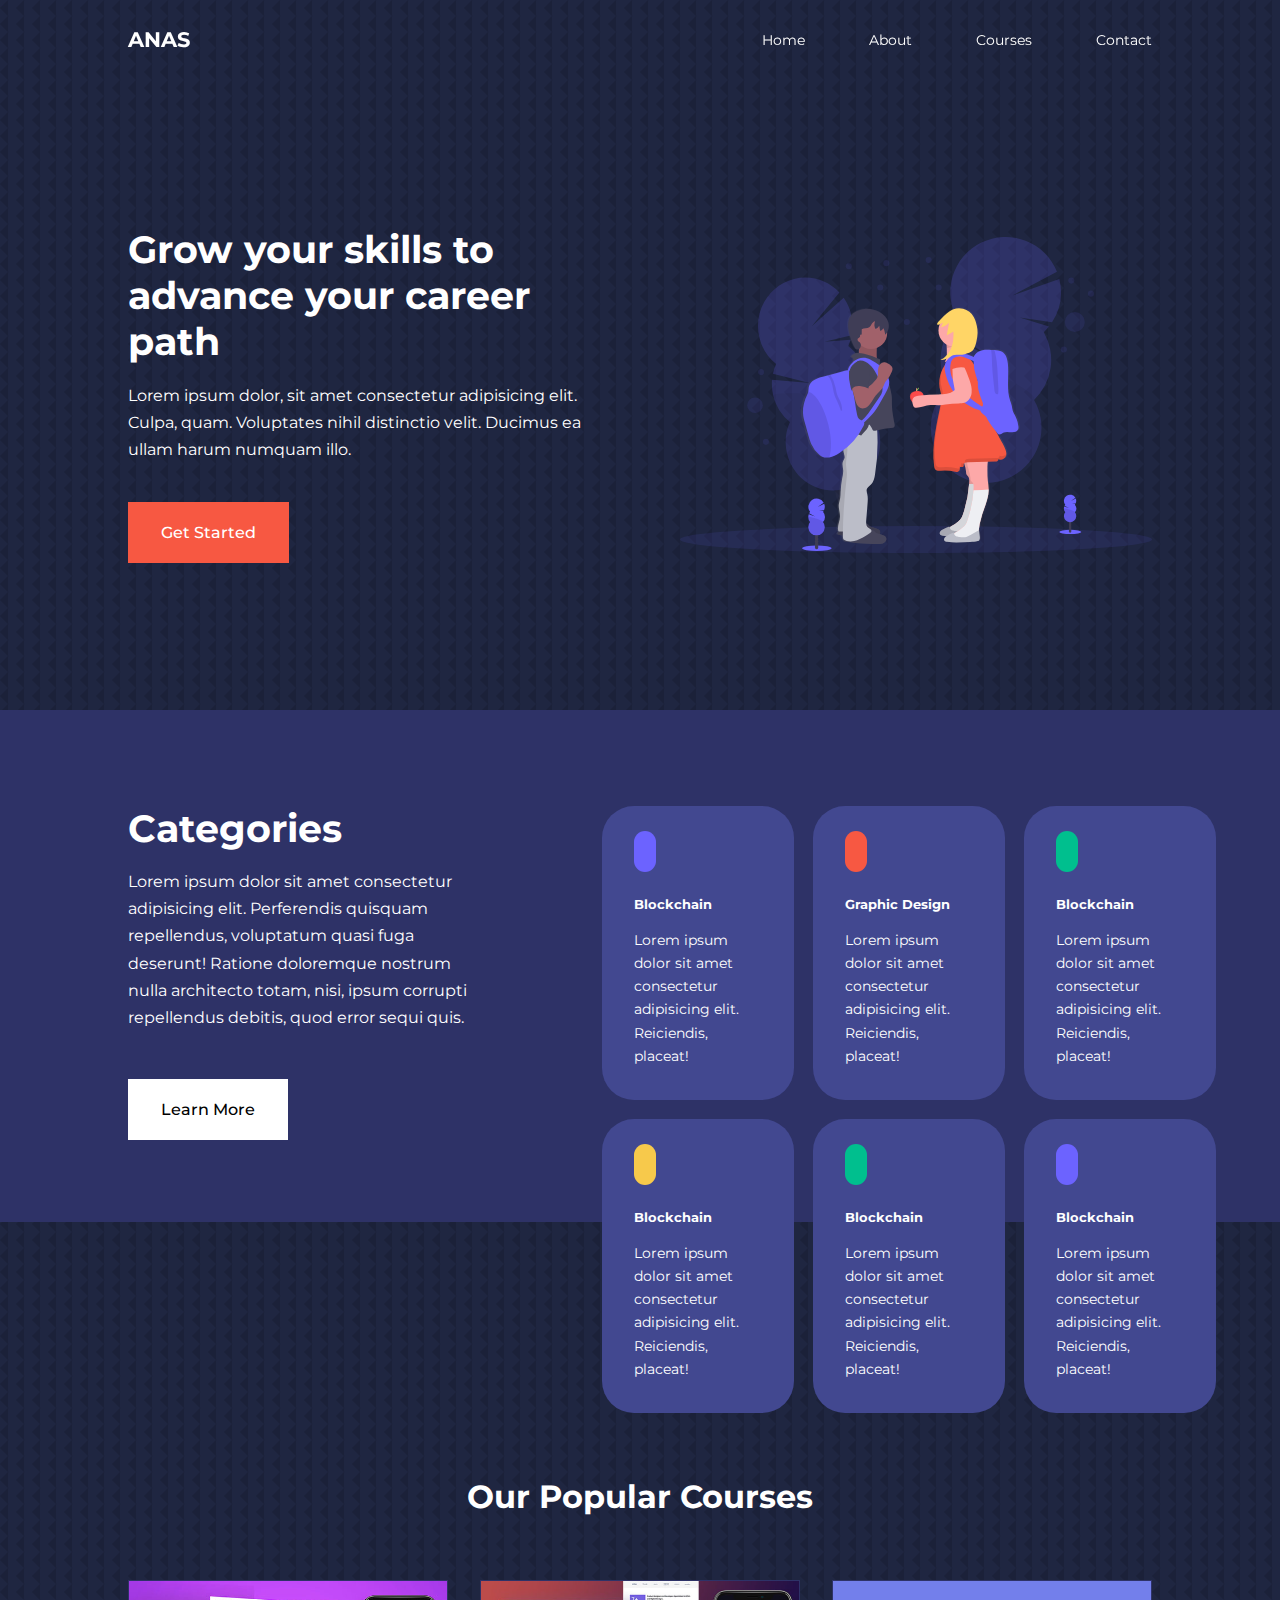
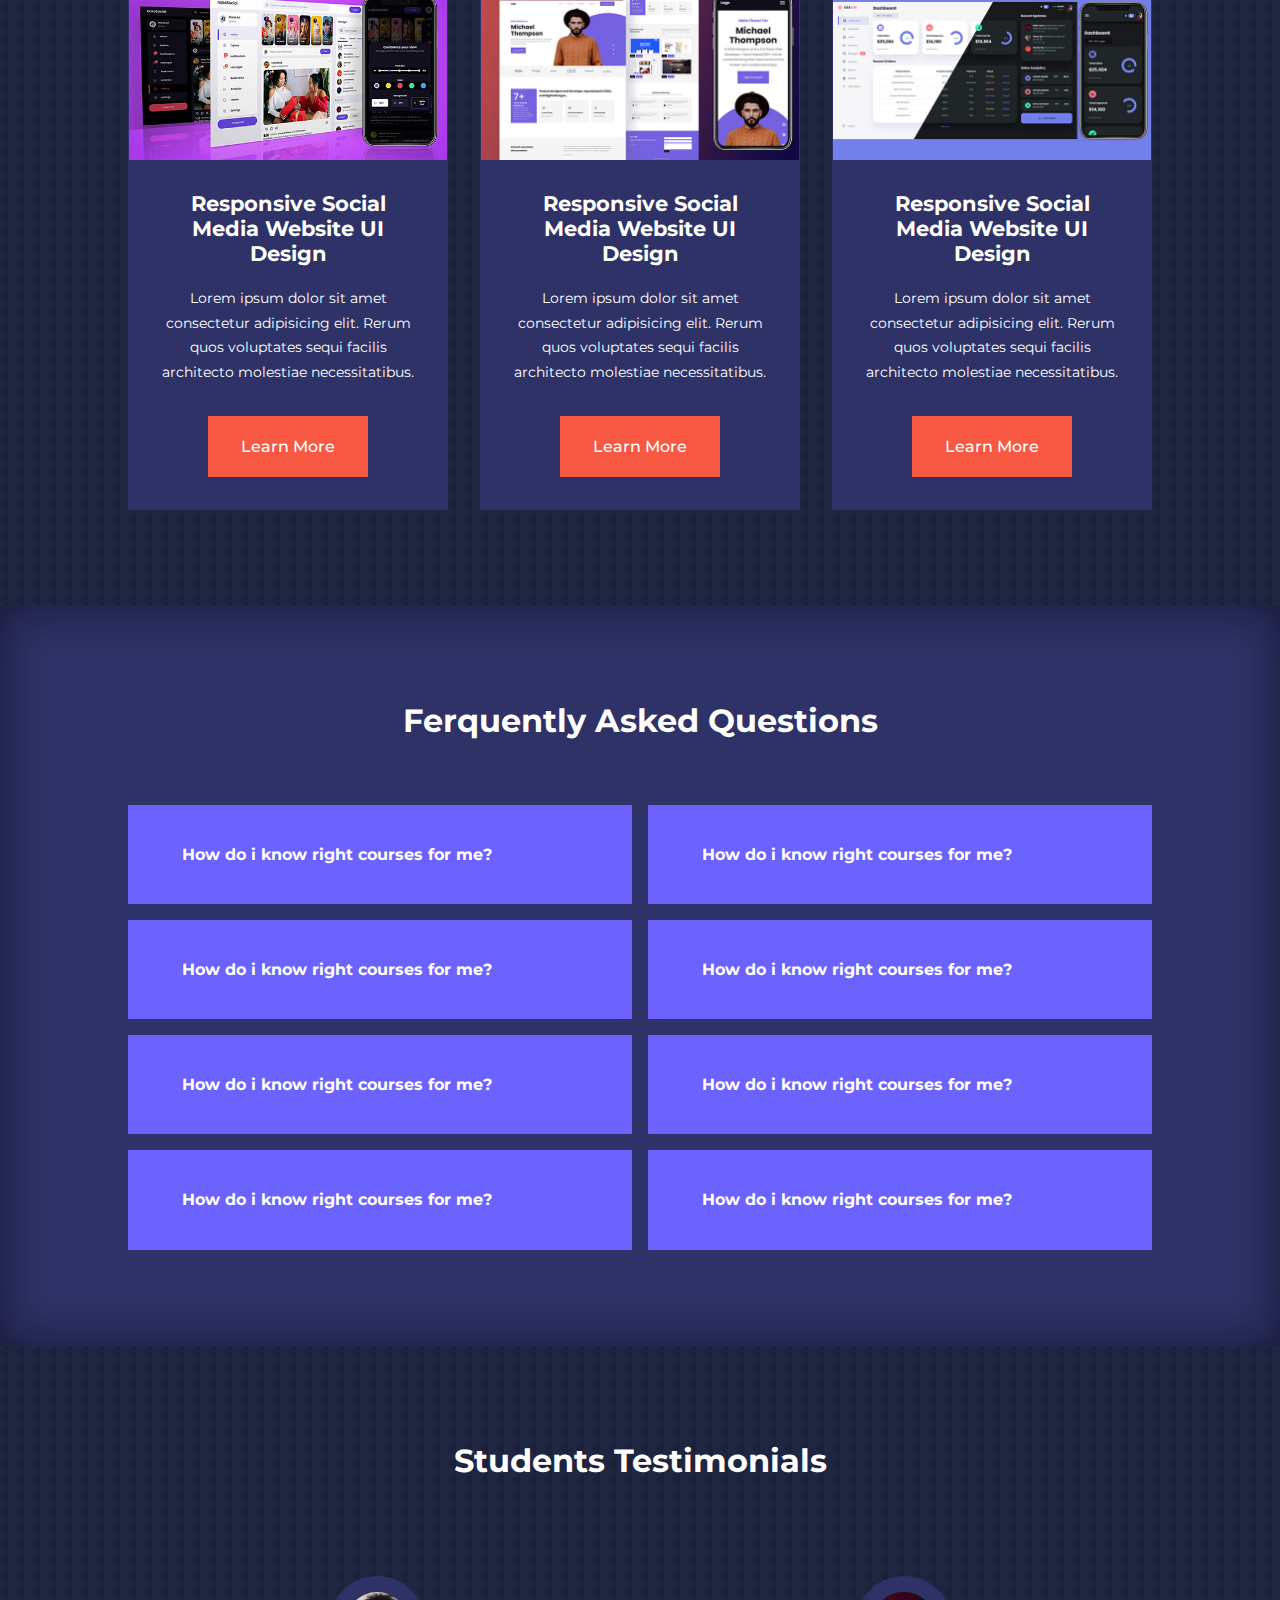
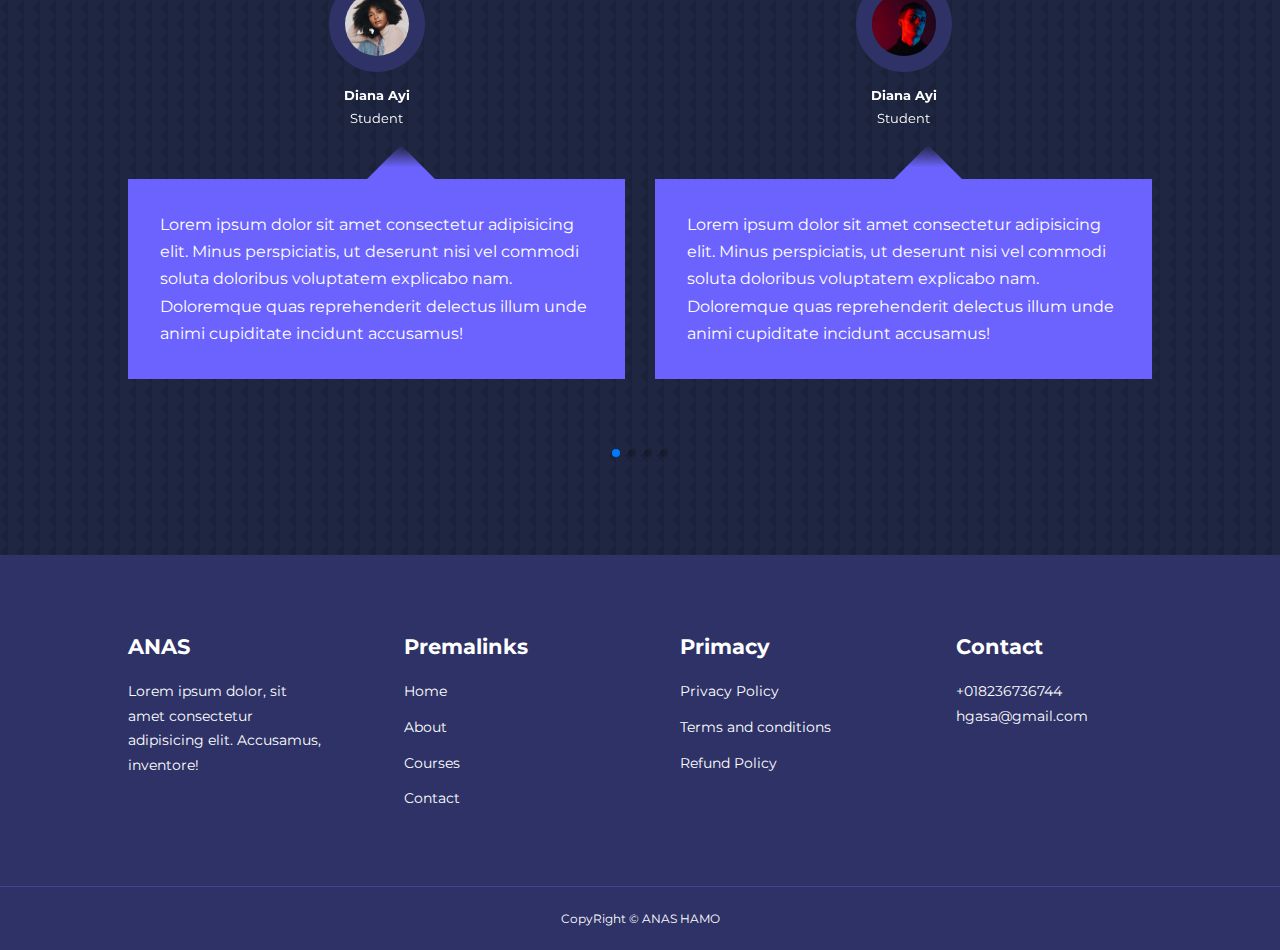
<file: index.html>
<!DOCTYPE html>
<html lang="en">

<head>
    <meta charset="UTF-8">
    <meta http-equiv="X-UA-Compatible" content="IE=edge">
    <meta name="viewport" content="width=device-width, initial-scale=1.0">
    <title>Document</title>
    <!-- icons -->
    <link rel="stylesheet" href="https://unicons.iconscout.com/release/v2.1.6/css/unicons.css">
    <!-- googel font -->
    <link rel="preconnect" href="https://fonts.googleapis.com">
    <link rel="preconnect" href="https://fonts.gstatic.com" crossorigin>
    <link href="https://fonts.googleapis.com/css2?family=Cairo:wght@300;400;700&family=Montserrat:wght@300;400;500;600;800;900&display=swap" rel="stylesheet">
    <!-- swiper -->
    <link rel="stylesheet" href="https://unpkg.com/swiper@8/swiper-bundle.min.css" />
    <link rel="stylesheet" href="./css/style.css">
    <style>
        body {
            background-image: url("./images/bg-texture.png");
        }
    </style>
</head>

<body>
    <nav>
        <div class="container nav-container">
            <a href="index.html">
                <h4>ANAS</h4>
            </a>
            <ul class="nav-menu">
                <li>
                    <a href="index.html">Home</a>
                </li>
                <li>
                    <a href="about.html">About</a>
                </li>
                <li>
                    <a href="courses.html">Courses</a>
                </li>
                <li>
                    <a href="contact.html">Contact</a>
                </li>
            </ul>
            <button id="open-menu-btn"><i class="uil uil-bars"></i></button>
            <button id="close-menu-btn"><i class="uil uil-multiply"></i></button>
        </div>
    </nav>

    <header>
        <div class="container header-container">
            <div class="header-left">
                <h1>Grow your skills to advance your career path</h1>
                <p>Lorem ipsum dolor, sit amet consectetur adipisicing elit. Culpa, quam. Voluptates nihil distinctio velit. Ducimus ea ullam harum numquam illo.</p>
                <a href="courses.html" class="btn btn-primary">Get Started</a>
            </div>
            <div class="heaser-right">
                <div class="header-right-img">
                    <img src="./images/header.svg" alt="photo-header">
                </div>
            </div>
        </div>
    </header>

    <section class="categories">
        <div class="container categories-container">
            <div class="categories-left">
                <h1>Categories</h1>
                <p>Lorem ipsum dolor sit amet consectetur adipisicing elit. Perferendis quisquam repellendus, voluptatum quasi fuga deserunt! Ratione doloremque nostrum nulla architecto totam, nisi, ipsum corrupti repellendus debitis, quod error sequi quis.</p>
                <a href="#" class="btn">Learn More</a>
            </div>
            <div class="categories-right">
                <article class="catgory">
                    <span class="catgory-icon"><i class="uil uil-bitcoin-circle"></i></span>
                    <h5>Blockchain</h5>
                    <p>Lorem ipsum dolor sit amet consectetur adipisicing elit. Reiciendis, placeat!</p>
                </article>
                <article class="catgory">
                    <span class="catgory-icon"><i class="uil uil-palette"></i></span>
                    <h5>Graphic Design</h5>
                    <p>Lorem ipsum dolor sit amet consectetur adipisicing elit. Reiciendis, placeat!</p>
                </article>
                <article class="catgory">
                    <span class="catgory-icon"><i class="uil uil-bitcoin-circle"></i></span>
                    <h5>Blockchain</h5>
                    <p>Lorem ipsum dolor sit amet consectetur adipisicing elit. Reiciendis, placeat!</p>
                </article>
                <article class="catgory">
                    <span class="catgory-icon"><i class="uil uil-bitcoin-circle"></i></span>
                    <h5>Blockchain</h5>
                    <p>Lorem ipsum dolor sit amet consectetur adipisicing elit. Reiciendis, placeat!</p>
                </article>
                <article class="catgory">
                    <span class="catgory-icon"><i class="uil uil-bitcoin-circle"></i></span>
                    <h5>Blockchain</h5>
                    <p>Lorem ipsum dolor sit amet consectetur adipisicing elit. Reiciendis, placeat!</p>
                </article>
                <article class="catgory">
                    <span class="catgory-icon"><i class="uil uil-bitcoin-circle"></i></span>
                    <h5>Blockchain</h5>
                    <p>Lorem ipsum dolor sit amet consectetur adipisicing elit. Reiciendis, placeat!</p>
                </article>
            </div>
        </div>
    </section>

    <section class="courses">
        <h2>Our Popular Courses</h2>
        <div class="container courses-container">
            <article class="course">
                <div class="course-img">
                    <img src="./images/course1.jpg" alt="course1">
                </div>
                <div class="course-info">
                    <h4>Responsive Social Media Website UI Design</h4>
                    <p>Lorem ipsum dolor sit amet consectetur adipisicing elit. Rerum quos voluptates sequi facilis architecto molestiae necessitatibus.</p>
                    <a href="courses.html" class="btn btn-primary">Learn More</a>
                </div>
            </article>
            <article class="course">
                <div class="course-img">
                    <img src="./images/course2.jpg" alt="course1">
                </div>
                <div class="course-info">
                    <h4>Responsive Social Media Website UI Design</h4>
                    <p>Lorem ipsum dolor sit amet consectetur adipisicing elit. Rerum quos voluptates sequi facilis architecto molestiae necessitatibus.</p>
                    <a href="courses.html" class="btn btn-primary">Learn More</a>
                </div>
            </article>
            <article class="course">
                <div class="course-img">
                    <img src="./images/course3.jpg" alt="course1">
                </div>
                <div class="course-info">
                    <h4>Responsive Social Media Website UI Design</h4>
                    <p>Lorem ipsum dolor sit amet consectetur adipisicing elit. Rerum quos voluptates sequi facilis architecto molestiae necessitatibus.</p>
                    <a href="courses.html" class="btn btn-primary">Learn More</a>
                </div>
            </article>
        </div>
    </section>


    <section class="faqs">
        <h2>Ferquently Asked Questions</h2>
        <div class="container faqs-container">
            <article class="faq">
                <div class="faq-icon"><i class="uil uil-plus"></i></div>
                <div class="question-answer">
                    <h4>How do i know right courses for me?</h4>
                    <p>Lorem ipsum dolor sit amet consectetur adipisicing elit. Id, alias vitae iure voluptatum maxime enim obcaecati? Consequatur vel libero iste magnam, dignissimos accusamus aliquid, illum sit eius quae, corporis atque!</p>
                </div>
            </article>
            <article class="faq">
                <div class="faq-icon"><i class="uil uil-plus"></i></div>
                <div class="question-answer">
                    <h4>How do i know right courses for me?</h4>
                    <p>Lorem ipsum dolor sit amet consectetur adipisicing elit. Id, alias vitae iure voluptatum maxime enim obcaecati? Consequatur vel libero iste magnam, dignissimos accusamus aliquid, illum sit eius quae, corporis atque!</p>
                </div>
            </article>
            <article class="faq">
                <div class="faq-icon"><i class="uil uil-plus"></i></div>
                <div class="question-answer">
                    <h4>How do i know right courses for me?</h4>
                    <p>Lorem ipsum dolor sit amet consectetur adipisicing elit. Id, alias vitae iure voluptatum maxime enim obcaecati? Consequatur vel libero iste magnam, dignissimos accusamus aliquid, illum sit eius quae, corporis atque!</p>
                </div>
            </article>
            <article class="faq">
                <div class="faq-icon"><i class="uil uil-plus"></i></div>
                <div class="question-answer">
                    <h4>How do i know right courses for me?</h4>
                    <p>Lorem ipsum dolor sit amet consectetur adipisicing elit. Id, alias vitae iure voluptatum maxime enim obcaecati? Consequatur vel libero iste magnam, dignissimos accusamus aliquid, illum sit eius quae, corporis atque!</p>
                </div>
            </article>
            <article class="faq">
                <div class="faq-icon"><i class="uil uil-plus"></i></div>
                <div class="question-answer">
                    <h4>How do i know right courses for me?</h4>
                    <p>Lorem ipsum dolor sit amet consectetur adipisicing elit. Id, alias vitae iure voluptatum maxime enim obcaecati? Consequatur vel libero iste magnam, dignissimos accusamus aliquid, illum sit eius quae, corporis atque!</p>
                </div>
            </article>
            <article class="faq">
                <div class="faq-icon"><i class="uil uil-plus"></i></div>
                <div class="question-answer">
                    <h4>How do i know right courses for me?</h4>
                    <p>Lorem ipsum dolor sit amet consectetur adipisicing elit. Id, alias vitae iure voluptatum maxime enim obcaecati? Consequatur vel libero iste magnam, dignissimos accusamus aliquid, illum sit eius quae, corporis atque!</p>
                </div>
            </article>
            <article class="faq">
                <div class="faq-icon"><i class="uil uil-plus"></i></div>
                <div class="question-answer">
                    <h4>How do i know right courses for me?</h4>
                    <p>Lorem ipsum dolor sit amet consectetur adipisicing elit. Id, alias vitae iure voluptatum maxime enim obcaecati? Consequatur vel libero iste magnam, dignissimos accusamus aliquid, illum sit eius quae, corporis atque!</p>
                </div>
            </article>
            <article class="faq">
                <div class="faq-icon"><i class="uil uil-plus"></i></div>
                <div class="question-answer">
                    <h4>How do i know right courses for me?</h4>
                    <p>Lorem ipsum dolor sit amet consectetur adipisicing elit. Id, alias vitae iure voluptatum maxime enim obcaecati? Consequatur vel libero iste magnam, dignissimos accusamus aliquid, illum sit eius quae, corporis atque!</p>
                </div>
            </article>
        </div>
    </section>

    <section class="container testimonials-container mySwiper">
        <h2>Students Testimonials</h2>
        <div class="swiper-wrapper">
            <article class="testimonial swiper-slide">
                <div class="avatar">
                    <img src="./images/avatar1.jpg" alt="avatar">
                </div>
                <div class="testimonial-info">
                    <h5>Diana Ayi</h5>
                    <small>Student</small>
                </div>
                <div class="testimonial-body">
                    <p>Lorem ipsum dolor sit amet consectetur adipisicing elit. Minus perspiciatis, ut deserunt nisi vel commodi soluta doloribus voluptatem explicabo nam. Doloremque quas reprehenderit delectus illum unde animi cupiditate incidunt accusamus!</p>
                </div>
            </article>
            <article class="testimonial swiper-slide">
                <div class="avatar">
                    <img src="./images/avatar2.jpg" alt="avatar">
                </div>
                <div class="testimonial-info">
                    <h5>Diana Ayi</h5>
                    <small>Student</small>
                </div>
                <div class="testimonial-body">
                    <p>Lorem ipsum dolor sit amet consectetur adipisicing elit. Minus perspiciatis, ut deserunt nisi vel commodi soluta doloribus voluptatem explicabo nam. Doloremque quas reprehenderit delectus illum unde animi cupiditate incidunt accusamus!</p>
                </div>
            </article>
            <article class="testimonial swiper-slide">
                <div class="avatar">
                    <img src="./images/avatar3.jpg" alt="avatar">
                </div>
                <div class="testimonial-info">
                    <h5>Diana Ayi</h5>
                    <small>Student</small>
                </div>
                <div class="testimonial-body">
                    <p>Lorem ipsum dolor sit amet consectetur adipisicing elit. Minus perspiciatis, ut deserunt nisi vel commodi soluta doloribus voluptatem explicabo nam. Doloremque quas reprehenderit delectus illum unde animi cupiditate incidunt accusamus!</p>
                </div>
            </article>
            <article class="testimonial swiper-slide">
                <div class="avatar">
                    <img src="./images/avatar4.jpg" alt="avatar">
                </div>
                <div class="testimonial-info">
                    <h5>Diana Ayi</h5>
                    <small>Student</small>
                </div>
                <div class="testimonial-body">
                    <p>Lorem ipsum dolor sit amet consectetur adipisicing elit. Minus perspiciatis, ut deserunt nisi vel commodi soluta doloribus voluptatem explicabo nam. Doloremque quas reprehenderit delectus illum unde animi cupiditate incidunt accusamus!</p>
                </div>
            </article>
            <article class="testimonial swiper-slide">
                <div class="avatar">
                    <img src="./images/avatar5.jpg" alt="avatar">
                </div>
                <div class="testimonial-info">
                    <h5>Diana Ayi</h5>
                    <small>Student</small>
                </div>
                <div class="testimonial-body">
                    <p>Lorem ipsum dolor sit amet consectetur adipisicing elit. Minus perspiciatis, ut deserunt nisi vel commodi soluta doloribus voluptatem explicabo nam. Doloremque quas reprehenderit delectus illum unde animi cupiditate incidunt accusamus!</p>
                </div>
            </article>
        </div>
        <div class="swiper-pagination"></div>
    </section>


    <footer class="footer">
        <div class="container footer-container">
            <div class="footer1">
                <a href="index.html" class="footer-logo">
                    <h4>ANAS</h4>
                </a>
                <p>Lorem ipsum dolor, sit amet consectetur adipisicing elit. Accusamus, inventore!</p>
            </div>
            <div class="footer2">
                <h4>Premalinks</h4>
                <ul class="premalinks">
                    <li>
                        <a href="index.html">Home</a>
                    </li>
                    <li>
                        <a href="about.html">About</a>
                    </li>
                    <li>
                        <a href="courses.html">Courses</a>
                    </li>
                    <li>
                        <a href="contact.html">Contact</a>
                    </li>
                </ul>
            </div>
            <div class="footer3">
                <h4>Primacy</h4>
                <ul class="primacy">
                    <li>
                        <a href="#">Privacy Policy</a>
                    </li>
                    <li>
                        <a href="#">Terms and conditions</a>
                    </li>
                    <li>
                        <a href="#">Refund Policy</a>
                    </li>
                </ul>
            </div>
            <div class="footer4">
                <h4>Contact</h4>
                <div>
                    <p>+018236736744</p>
                    <p>hgasa@gmail.com</p>
                </div>
                <ul class="footer-sociial">
                    <li>
                        <a href="#"><i class="uil uil-facebook-f"></i></a>
                    </li>
                    <li>
                        <a href="#"><i class="uil uil-instagram-alt"></i></a>
                    </li>
                    <li>
                        <a href="#"><i class="uil uil-twitter"></i></a>
                    </li>
                    <li>
                        <a href="#"><i class="uil uil-linkedin-alt"></i></a>
                    </li>
                </ul>
            </div>
        </div>
        <div class="footer-copy">
            <small>CopyRight &copy; ANAS HAMO</small>
        </div>
    </footer>


    <script src="https://unpkg.com/swiper@8/swiper-bundle.min.js"></script>
    <script src="./main.js"></script>
    <script>
        var swiper = new Swiper(".mySwiper", {
            slidesPerView: 1,
            spaceBetween: 30,
            pagination: {
                el: ".swiper-pagination",
                clickable: true,
            },
            //respon
            breakpoints: {
                600: {
                    slidesPerView: 2,
                }
            }
        });
    </script>
</body>

</html>
</file>
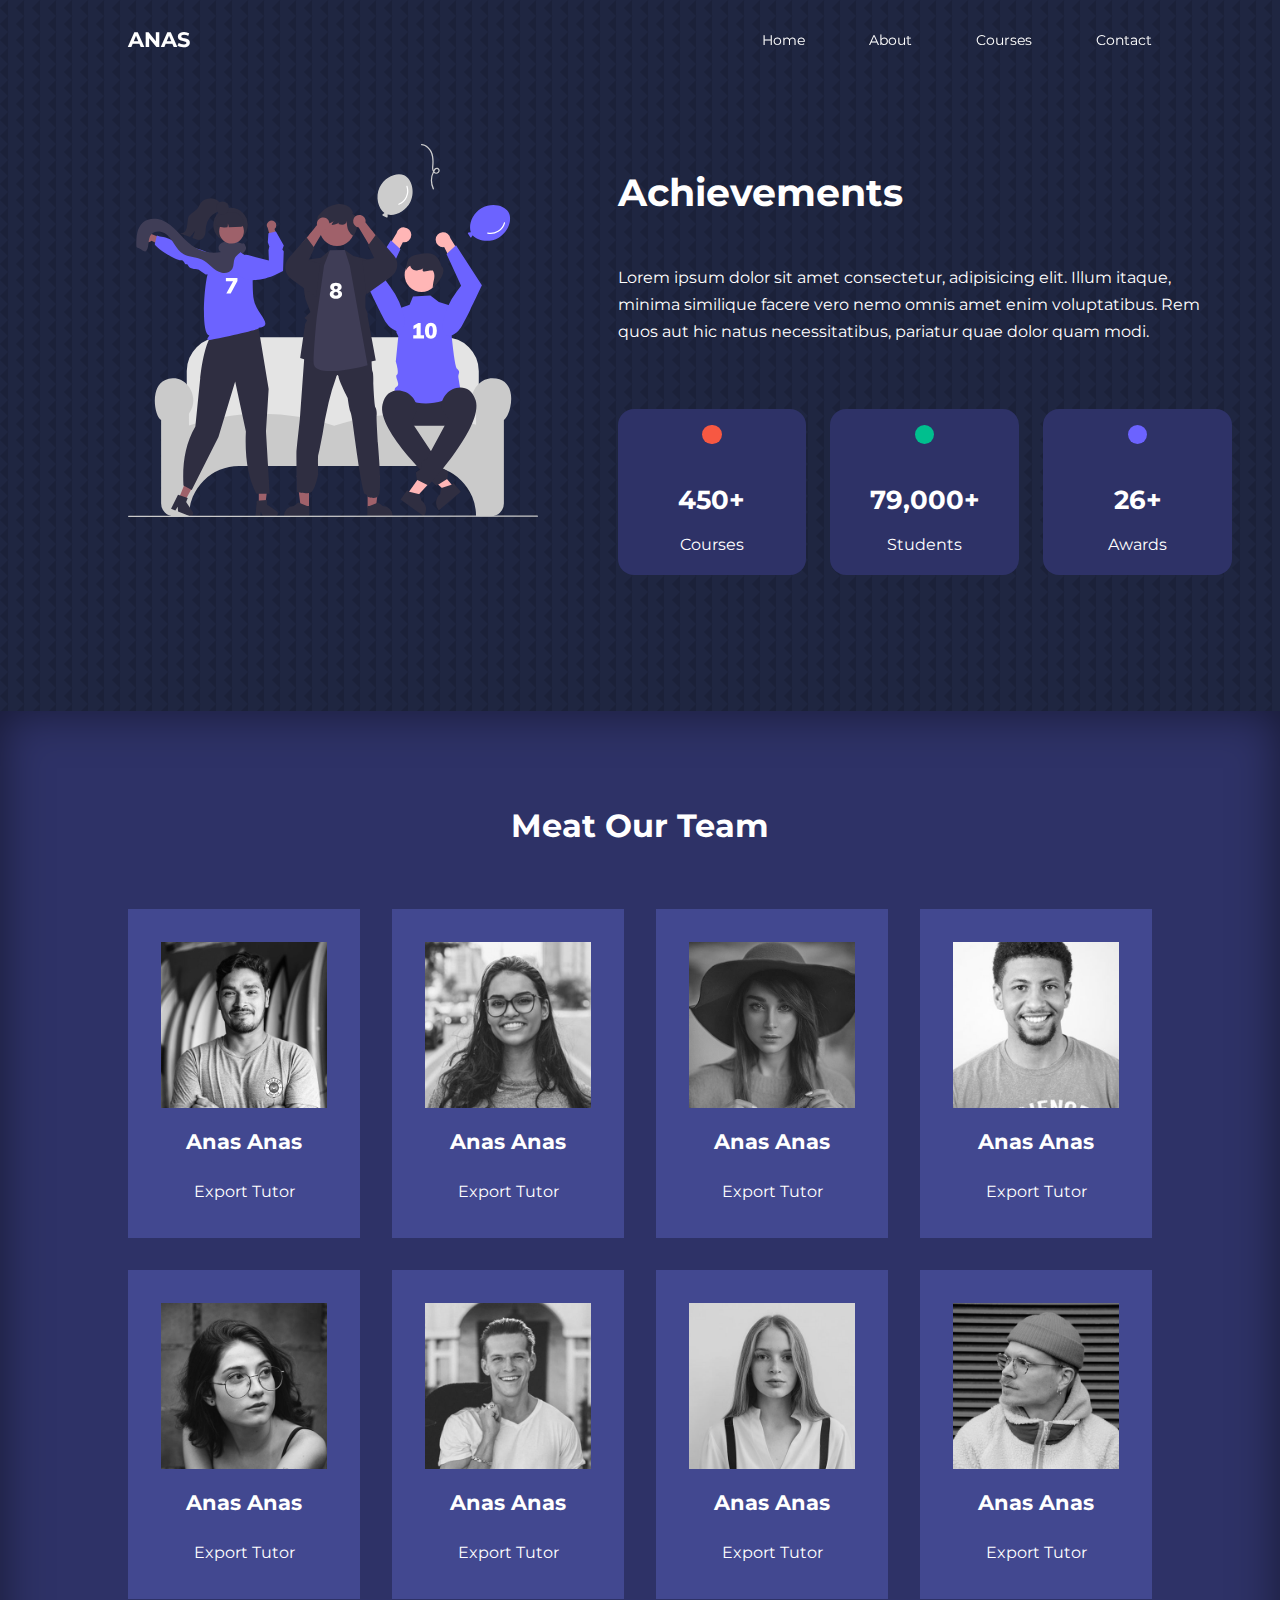
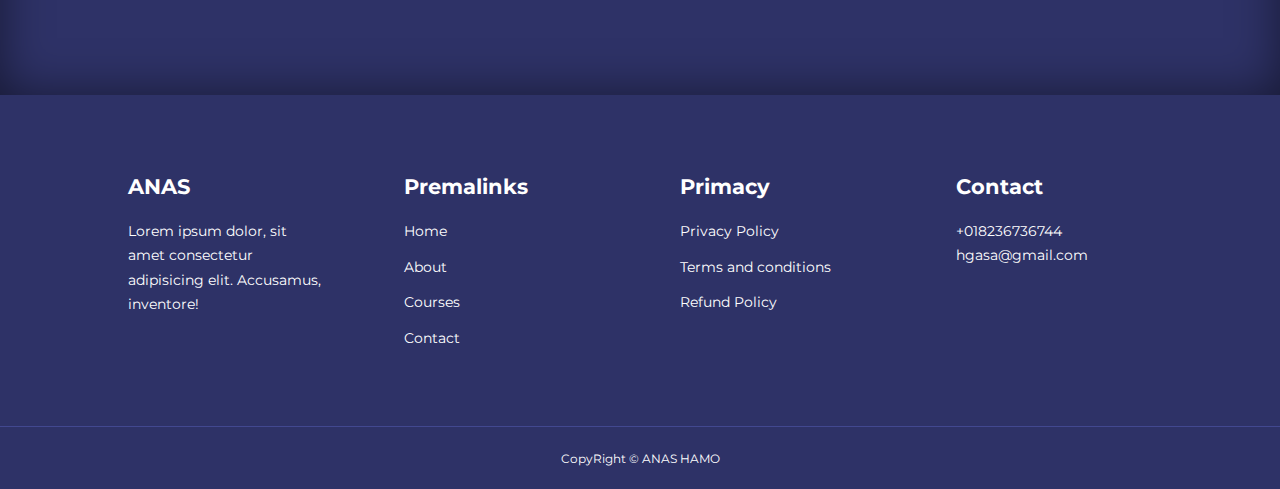
<file: about.html>
<!DOCTYPE html>
<html lang="en">

<head>
    <meta charset="UTF-8">
    <meta http-equiv="X-UA-Compatible" content="IE=edge">
    <meta name="viewport" content="width=device-width, initial-scale=1.0">
    <title>Document</title>
    <!-- icons -->
    <link rel="stylesheet" href="https://unicons.iconscout.com/release/v2.1.6/css/unicons.css">
    <!-- googel font -->
    <link rel="preconnect" href="https://fonts.googleapis.com">
    <link rel="preconnect" href="https://fonts.gstatic.com" crossorigin>
    <link href="https://fonts.googleapis.com/css2?family=Cairo:wght@300;400;700&family=Montserrat:wght@300;400;500;600;800;900&display=swap" rel="stylesheet">
    <link rel="stylesheet" href="./css/style.css">
    <link rel="stylesheet" href="./css/about.css">
    <style>
        body {
            background-image: url("./images/bg-texture.png");
        }
    </style>
</head>

<body>
    <nav>
        <div class="container nav-container">
            <a href="index.html">
                <h4>ANAS</h4>
            </a>
            <ul class="nav-menu">
                <li>
                    <a href="index.html">Home</a>
                </li>
                <li>
                    <a href="about.html">About</a>
                </li>
                <li>
                    <a href="courses.html">Courses</a>
                </li>
                <li>
                    <a href="contact.html">Contact</a>
                </li>
            </ul>
            <button id="open-menu-btn"><i class="uil uil-bars"></i></button>
            <button id="close-menu-btn"><i class="uil uil-multiply"></i></button>
        </div>
    </nav>



    <section class="about">
        <div class="container about-container">
            <div class="about-left">
                <img src="./images/about achievements.svg" alt="">
            </div>
            <div class="about-right">
                <h1>Achievements</h1>
                <p>Lorem ipsum dolor sit amet consectetur, adipisicing elit. Illum itaque, minima similique facere vero nemo omnis amet enim voluptatibus. Rem quos aut hic natus necessitatibus, pariatur quae dolor quam modi.</p>
                <div class="cards">
                    <article class="card">
                        <span class="icon"><i class="uil uil-video"></i></span>
                        <h3>450+</h3>
                        <p>Courses</p>
                    </article>
                    <article class="card">
                        <span class="icon"><i class="uil uil-users-alt"></i></span>
                        <h3>79,000+</h3>
                        <p>Students</p>
                    </article>
                    <article class="card">
                        <span class="icon"><i class="uil uil-trophy"></i></span>
                        <h3>26+</h3>
                        <p>Awards</p>
                    </article>
                </div>
            </div>
        </div>
    </section>

    <section class="team">
        <h2>Meat Our Team</h2>
        <div class="container team-container">
            <article class="team-member">
                <div class="team-member-img">
                    <img src="./images/tm1.jpg" alt="team1">
                </div>
                <div class="team-member-info">
                    <h4>Anas Anas</h4>
                    <p>Export Tutor</p>
                </div>
                <div class="team-member-socials">
                    <a href="https://instagram.com" target="_blank"><i class="uil uil-instagram"></i></a>
                    <a href="https://facebook.com" target="_blank"><i class="uil uil-facebook-f"></i></a>
                    <a href="https://twitter.com" target="_blank"><i class="uil uil-twitter"></i></a>
                </div>
            </article>
            <article class="team-member">
                <div class="team-member-img">
                    <img src="./images/tm2.jpg" alt="team1">
                </div>
                <div class="team-member-info">
                    <h4>Anas Anas</h4>
                    <p>Export Tutor</p>
                </div>
                <div class="team-member-socials">
                    <a href="https://instagram.com" target="_blank"><i class="uil uil-instagram"></i></a>
                    <a href="https://facebook.com" target="_blank"><i class="uil uil-facebook-f"></i></a>
                    <a href="https://twitter.com" target="_blank"><i class="uil uil-twitter"></i></a>
                </div>
            </article>
            <article class="team-member">
                <div class="team-member-img">
                    <img src="./images/tm3.jpg" alt="team1">
                </div>
                <div class="team-member-info">
                    <h4>Anas Anas</h4>
                    <p>Export Tutor</p>
                </div>
                <div class="team-member-socials">
                    <a href="https://instagram.com" target="_blank"><i class="uil uil-instagram"></i></a>
                    <a href="https://facebook.com" target="_blank"><i class="uil uil-facebook-f"></i></a>
                    <a href="https://twitter.com" target="_blank"><i class="uil uil-twitter"></i></a>
                </div>
            </article>
            <article class="team-member">
                <div class="team-member-img">
                    <img src="./images/tm4.jpg" alt="team1">
                </div>
                <div class="team-member-info">
                    <h4>Anas Anas</h4>
                    <p>Export Tutor</p>
                </div>
                <div class="team-member-socials">
                    <a href="https://instagram.com" target="_blank"><i class="uil uil-instagram"></i></a>
                    <a href="https://facebook.com" target="_blank"><i class="uil uil-facebook-f"></i></a>
                    <a href="https://twitter.com" target="_blank"><i class="uil uil-twitter"></i></a>
                </div>
            </article>
            <article class="team-member">
                <div class="team-member-img">
                    <img src="./images/tm5.jpg" alt="team1">
                </div>
                <div class="team-member-info">
                    <h4>Anas Anas</h4>
                    <p>Export Tutor</p>
                </div>
                <div class="team-member-socials">
                    <a href="https://instagram.com" target="_blank"><i class="uil uil-instagram"></i></a>
                    <a href="https://facebook.com" target="_blank"><i class="uil uil-facebook-f"></i></a>
                    <a href="https://twitter.com" target="_blank"><i class="uil uil-twitter"></i></a>
                </div>
            </article>
            <article class="team-member">
                <div class="team-member-img">
                    <img src="./images/tm6.jpg" alt="team1">
                </div>
                <div class="team-member-info">
                    <h4>Anas Anas</h4>
                    <p>Export Tutor</p>
                </div>
                <div class="team-member-socials">
                    <a href="https://instagram.com" target="_blank"><i class="uil uil-instagram"></i></a>
                    <a href="https://facebook.com" target="_blank"><i class="uil uil-facebook-f"></i></a>
                    <a href="https://twitter.com" target="_blank"><i class="uil uil-twitter"></i></a>
                </div>
            </article>
            <article class="team-member">
                <div class="team-member-img">
                    <img src="./images/tm7.jpg" alt="team1">
                </div>
                <div class="team-member-info">
                    <h4>Anas Anas</h4>
                    <p>Export Tutor</p>
                </div>
                <div class="team-member-socials">
                    <a href="https://instagram.com" target="_blank"><i class="uil uil-instagram"></i></a>
                    <a href="https://facebook.com" target="_blank"><i class="uil uil-facebook-f"></i></a>
                    <a href="https://twitter.com" target="_blank"><i class="uil uil-twitter"></i></a>
                </div>
            </article>
            <article class="team-member">
                <div class="team-member-img">
                    <img src="./images/tm8.jpg" alt="team1">
                </div>
                <div class="team-member-info">
                    <h4>Anas Anas</h4>
                    <p>Export Tutor</p>
                </div>
                <div class="team-member-socials">
                    <a href="https://instagram.com" target="_blank"><i class="uil uil-instagram"></i></a>
                    <a href="https://facebook.com" target="_blank"><i class="uil uil-facebook-f"></i></a>
                    <a href="https://twitter.com" target="_blank"><i class="uil uil-twitter"></i></a>
                </div>
            </article>
        </div>
    </section>

    <footer class="footer">
        <div class="container footer-container">
            <div class="footer1">
                <a href="index.html" class="footer-logo">
                    <h4>ANAS</h4>
                </a>
                <p>Lorem ipsum dolor, sit amet consectetur adipisicing elit. Accusamus, inventore!</p>
            </div>
            <div class="footer2">
                <h4>Premalinks</h4>
                <ul class="premalinks">
                    <li>
                        <a href="index.html">Home</a>
                    </li>
                    <li>
                        <a href="about.html">About</a>
                    </li>
                    <li>
                        <a href="courses.html">Courses</a>
                    </li>
                    <li>
                        <a href="contact.html">Contact</a>
                    </li>
                </ul>
            </div>
            <div class="footer3">
                <h4>Primacy</h4>
                <ul class="primacy">
                    <li>
                        <a href="#">Privacy Policy</a>
                    </li>
                    <li>
                        <a href="#">Terms and conditions</a>
                    </li>
                    <li>
                        <a href="#">Refund Policy</a>
                    </li>
                </ul>
            </div>
            <div class="footer4">
                <h4>Contact</h4>
                <div>
                    <p>+018236736744</p>
                    <p>hgasa@gmail.com</p>
                </div>
                <ul class="footer-sociial">
                    <li>
                        <a href="#"><i class="uil uil-facebook-f"></i></a>
                    </li>
                    <li>
                        <a href="#"><i class="uil uil-instagram-alt"></i></a>
                    </li>
                    <li>
                        <a href="#"><i class="uil uil-twitter"></i></a>
                    </li>
                    <li>
                        <a href="#"><i class="uil uil-linkedin-alt"></i></a>
                    </li>
                </ul>
            </div>
        </div>
        <div class="footer-copy">
            <small>CopyRight &copy; ANAS HAMO</small>
        </div>
    </footer>




    <script src="./main.js"></script>

</body>

</html>
</file>
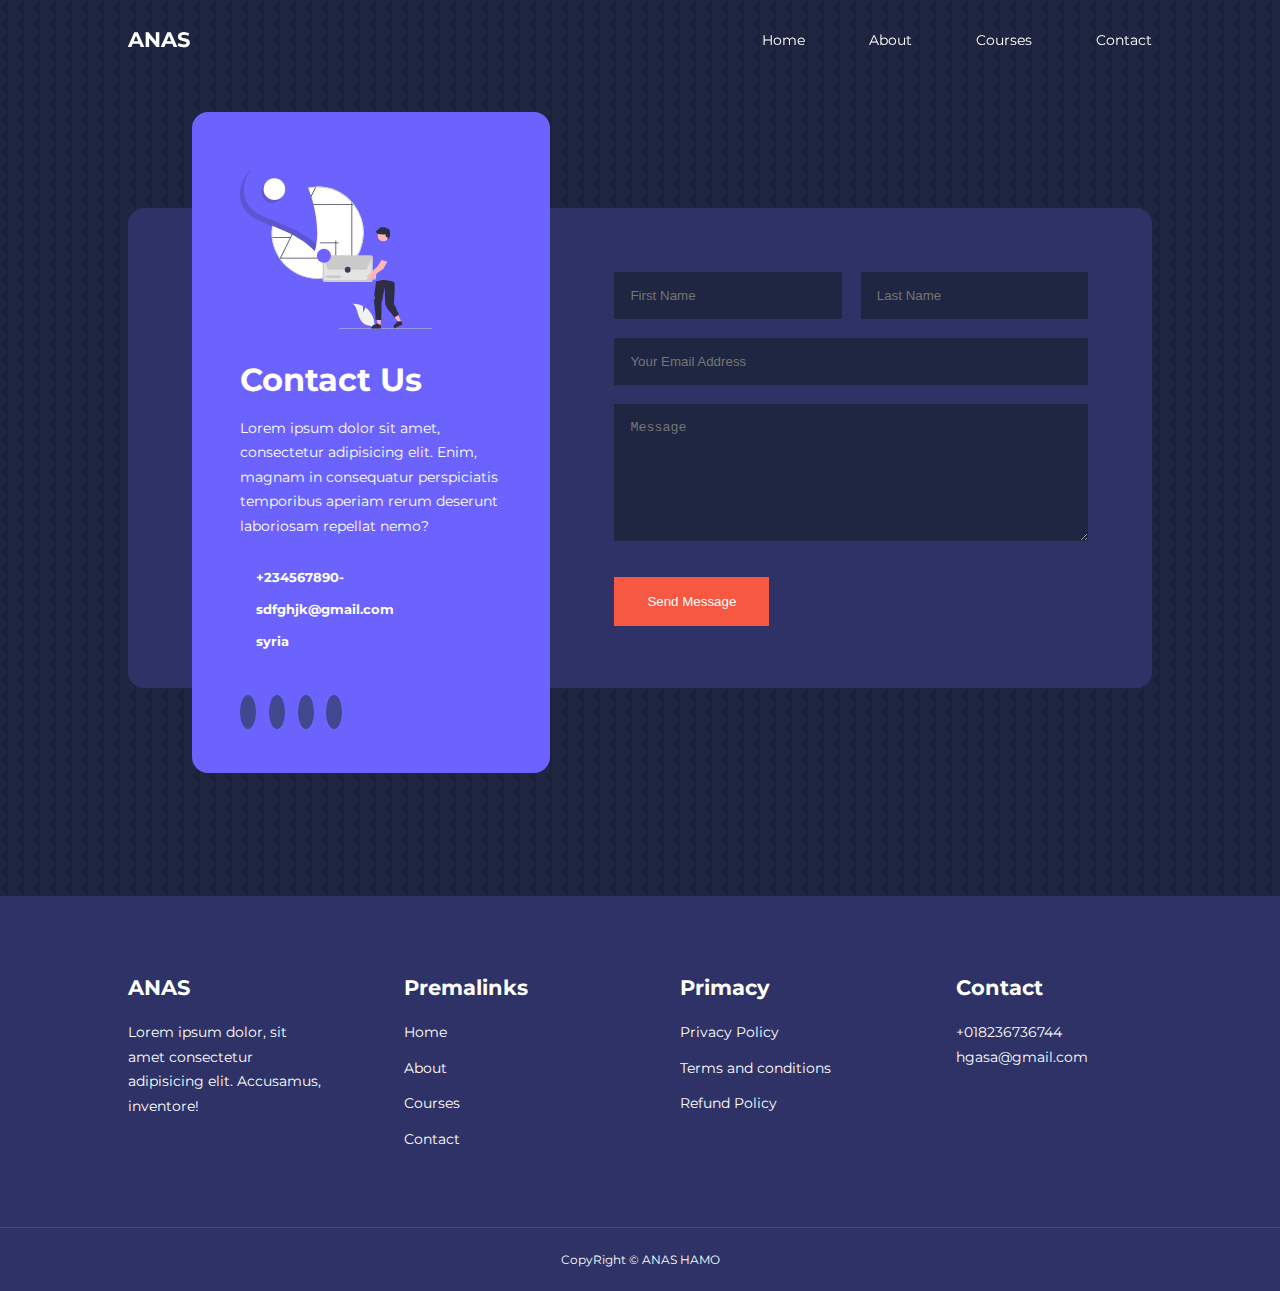
<file: contact.html>
<!DOCTYPE html>
<html lang="en">

<head>
    <meta charset="UTF-8">
    <meta http-equiv="X-UA-Compatible" content="IE=edge">
    <meta name="viewport" content="width=device-width, initial-scale=1.0">
    <title>Document</title>
    <!-- icons -->
    <link rel="stylesheet" href="https://unicons.iconscout.com/release/v2.1.6/css/unicons.css">
    <!-- googel font -->
    <link rel="preconnect" href="https://fonts.googleapis.com">
    <link rel="preconnect" href="https://fonts.gstatic.com" crossorigin>
    <link href="https://fonts.googleapis.com/css2?family=Cairo:wght@300;400;700&family=Montserrat:wght@300;400;500;600;800;900&display=swap" rel="stylesheet">
    <link rel="stylesheet" href="./css/style.css">
    <link rel="stylesheet" href="./css/contact.css">
    <style>
        body {
            background-image: url("./images/bg-texture.png");
        }
    </style>
</head>

<body>
    <nav>
        <div class="container nav-container">
            <a href="index.html">
                <h4>ANAS</h4>
            </a>
            <ul class="nav-menu">
                <li>
                    <a href="index.html">Home</a>
                </li>
                <li>
                    <a href="about.html">About</a>
                </li>
                <li>
                    <a href="courses.html">Courses</a>
                </li>
                <li>
                    <a href="contact.html">Contact</a>
                </li>
            </ul>
            <button id="open-menu-btn"><i class="uil uil-bars"></i></button>
            <button id="close-menu-btn"><i class="uil uil-multiply"></i></button>
        </div>
    </nav>





    <section class="contact">
        <div class="container contact-container">
            <aside class="contact-aside">
                <div class="aside-img">
                    <img src="./images/contact.svg" alt="contact">
                </div>
                <h2>Contact Us</h2>
                <p>Lorem ipsum dolor sit amet, consectetur adipisicing elit. Enim, magnam in consequatur perspiciatis temporibus aperiam rerum deserunt laboriosam repellat nemo?</p>
                <ul class="contact-details">
                    <li>
                        <i class="uil uil-phone-times"></i>
                        <h5>+234567890-</h5>
                    </li>
                    <li>
                        <i class="uil uil-envelope"></i>
                        <h5>sdfghjk@gmail.com</h5>
                    </li>
                    <li>
                        <i class="uil uil-location-point"></i>
                        <h5>syria</h5>
                    </li>
                </ul>
                <ul class="contact-socials">
                    <li>
                        <a href="#"><i class="uil uil-facebook-f"></i></a>
                    </li>
                    <li>
                        <a href="#"><i class="uil uil-instagram-alt"></i></a>
                    </li>
                    <li>
                        <a href="#"><i class="uil uil-twitter"></i></a>
                    </li>
                    <li>
                        <a href="#"><i class="uil uil-linkedin-alt"></i></a>
                    </li>
                </ul>
            </aside>


            <form class="contact-form">
                <div class="form-name">
                    <input type="text" name="First Name" placeholder="First Name" required>
                    <input type="text" name="Last Name" placeholder="Last Name" required>
                </div>
                <input type="email" name="Email Adress" placeholder="Your Email Address" required>
                <textarea name="Message" rows="7" placeholder="Message" required></textarea>
                <button type="submit" class="btn btn-primary">Send Message</button>
            </form>
        </div>
    </section>






    <footer class="footer">
        <div class="container footer-container">
            <div class="footer1">
                <a href="index.html" class="footer-logo">
                    <h4>ANAS</h4>
                </a>
                <p>Lorem ipsum dolor, sit amet consectetur adipisicing elit. Accusamus, inventore!</p>
            </div>
            <div class="footer2">
                <h4>Premalinks</h4>
                <ul class="premalinks">
                    <li>
                        <a href="index.html">Home</a>
                    </li>
                    <li>
                        <a href="about.html">About</a>
                    </li>
                    <li>
                        <a href="courses.html">Courses</a>
                    </li>
                    <li>
                        <a href="contact.html">Contact</a>
                    </li>
                </ul>
            </div>
            <div class="footer3">
                <h4>Primacy</h4>
                <ul class="primacy">
                    <li>
                        <a href="#">Privacy Policy</a>
                    </li>
                    <li>
                        <a href="#">Terms and conditions</a>
                    </li>
                    <li>
                        <a href="#">Refund Policy</a>
                    </li>
                </ul>
            </div>
            <div class="footer4">
                <h4>Contact</h4>
                <div>
                    <p>+018236736744</p>
                    <p>hgasa@gmail.com</p>
                </div>
                <ul class="footer-sociial">
                    <li>
                        <a href="#"><i class="uil uil-facebook-f"></i></a>
                    </li>
                    <li>
                        <a href="#"><i class="uil uil-instagram-alt"></i></a>
                    </li>
                    <li>
                        <a href="#"><i class="uil uil-twitter"></i></a>
                    </li>
                    <li>
                        <a href="#"><i class="uil uil-linkedin-alt"></i></a>
                    </li>
                </ul>
            </div>
        </div>
        <div class="footer-copy">
            <small>CopyRight &copy; ANAS HAMO</small>
        </div>
    </footer>




    <script src="./main.js"></script>

</body>

</html>
</file>
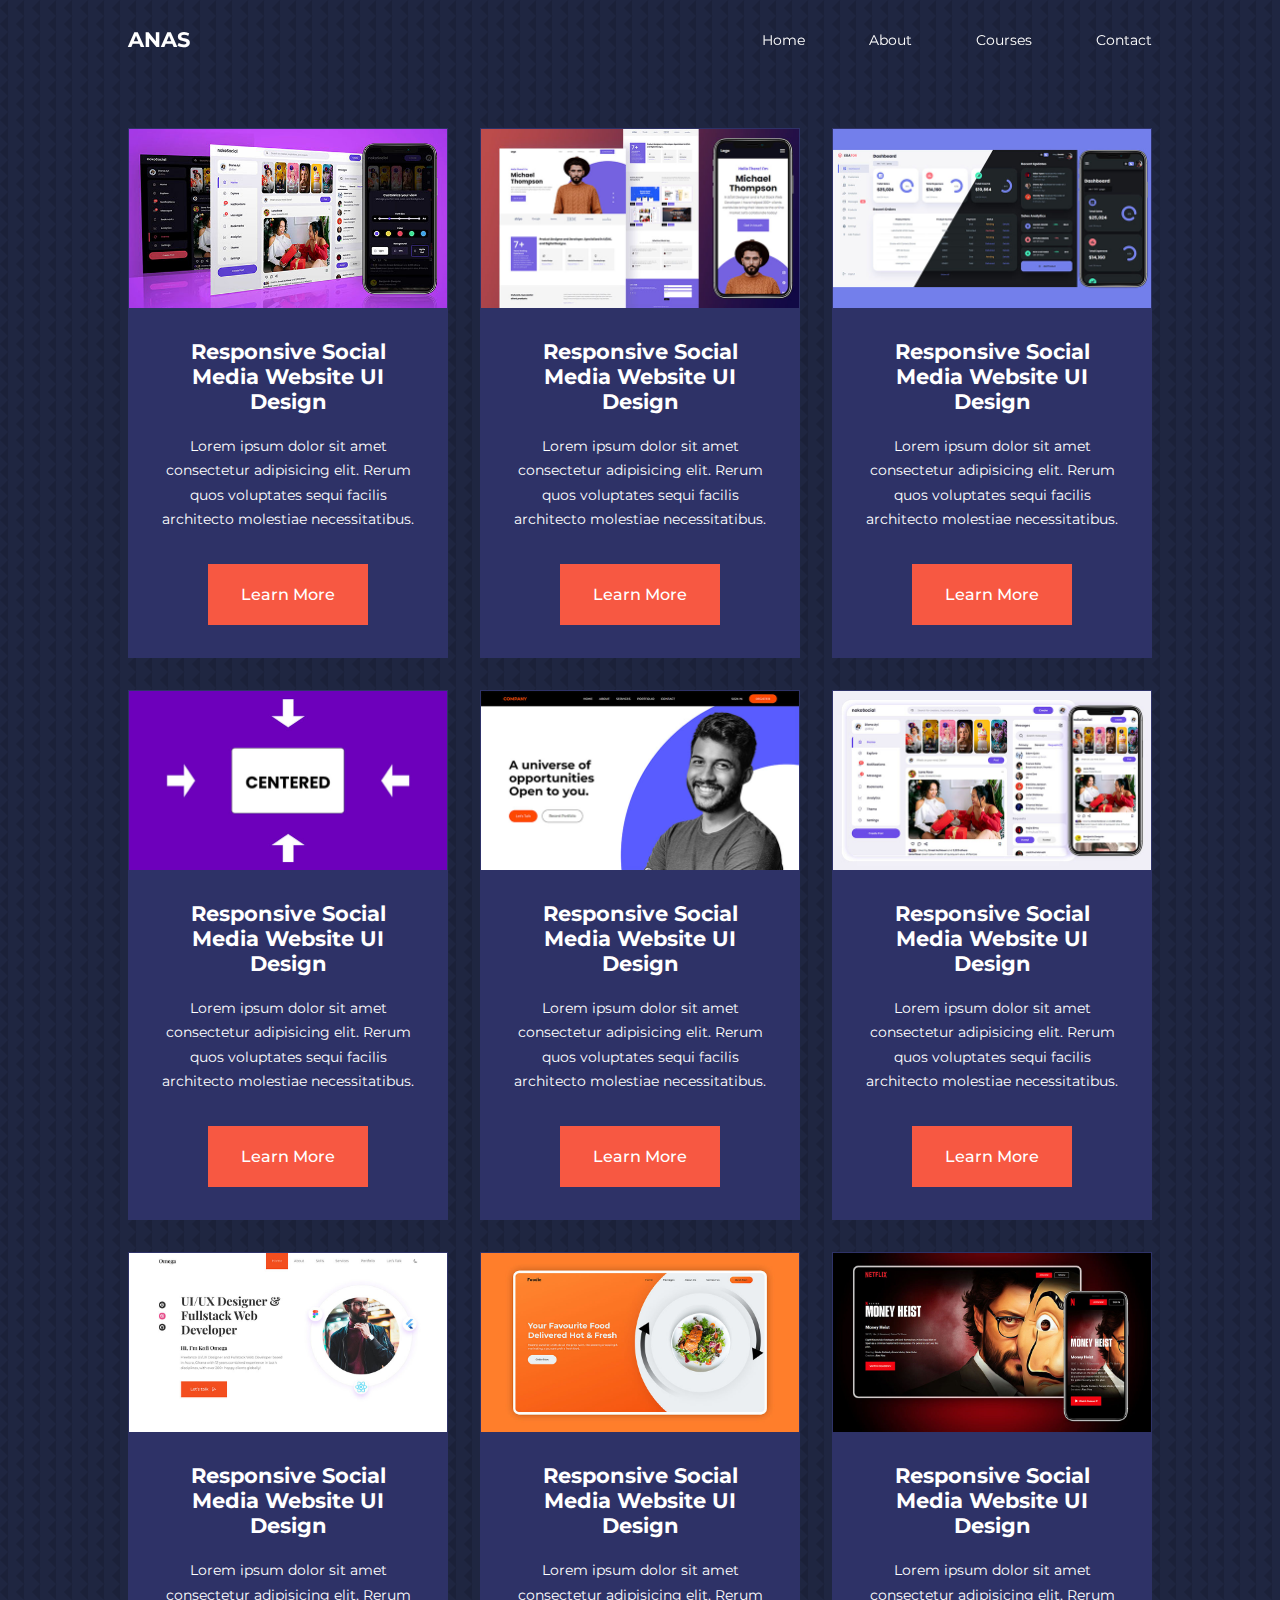
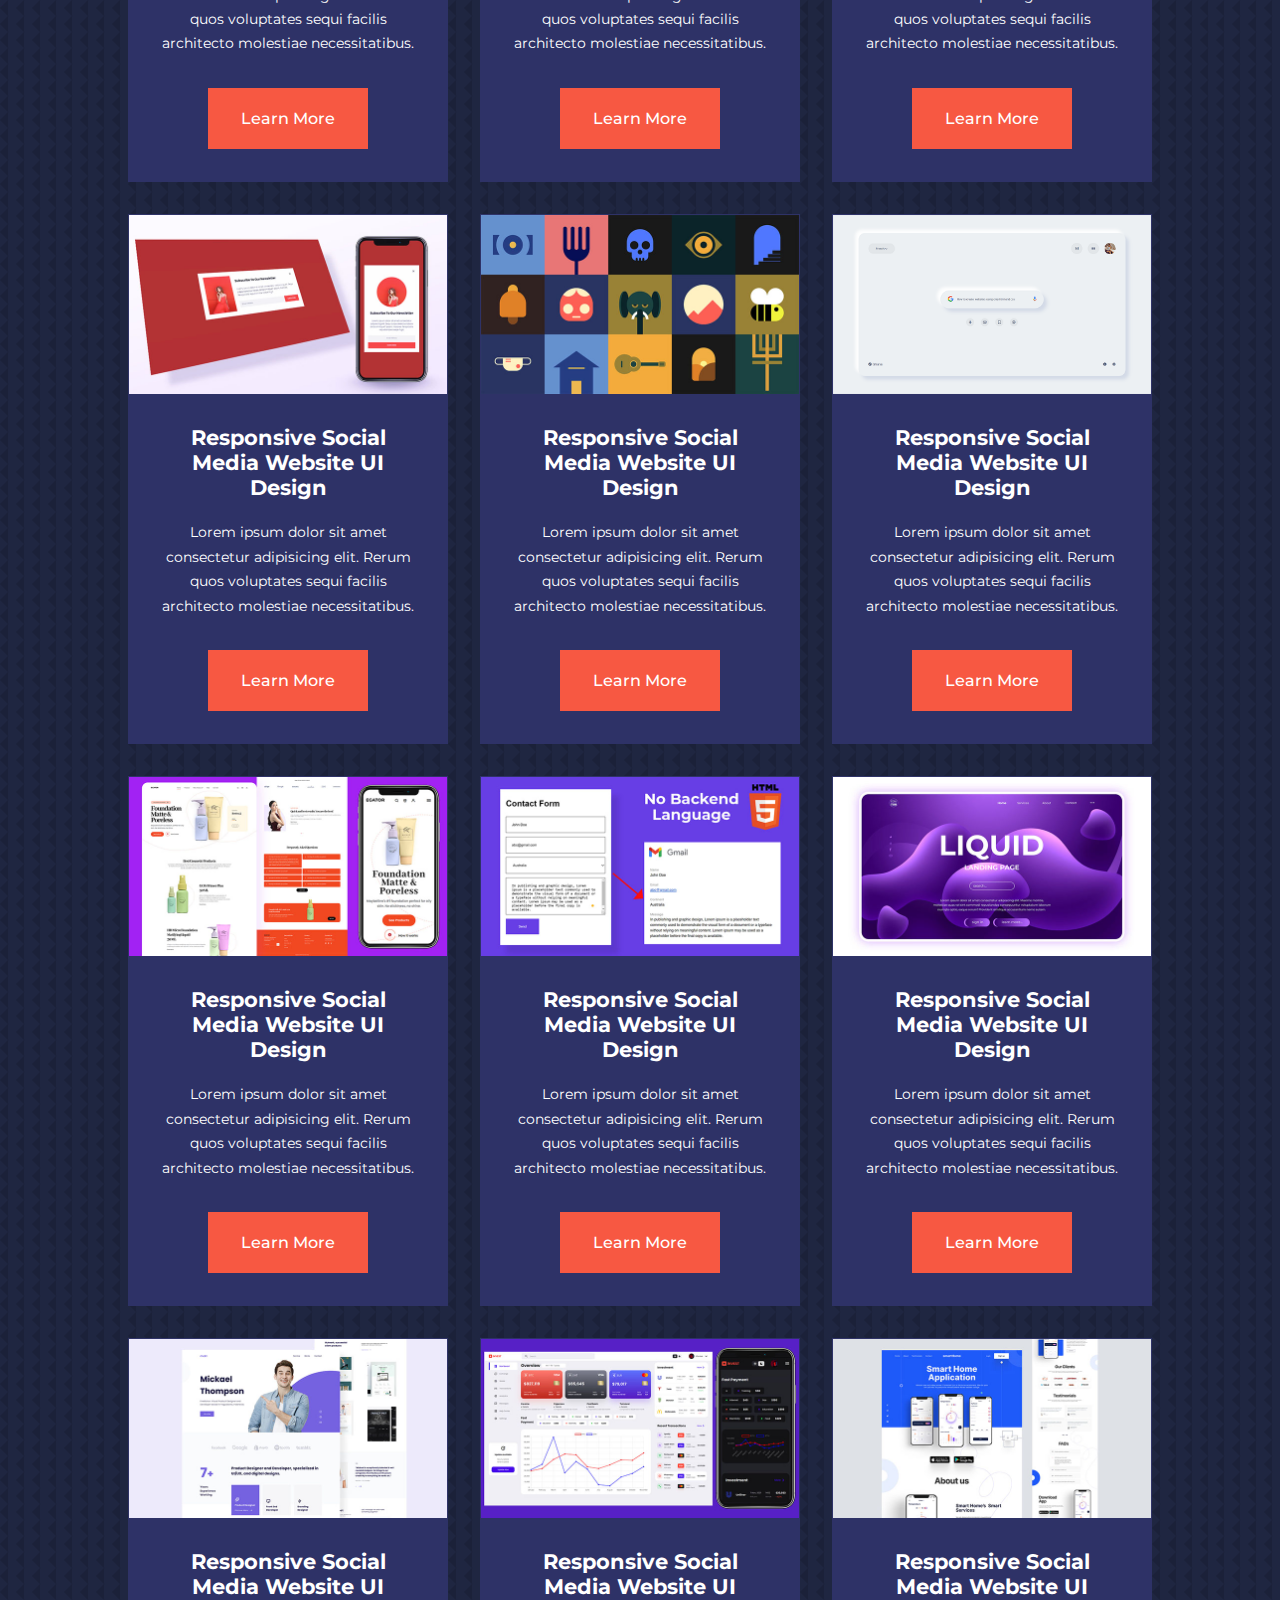
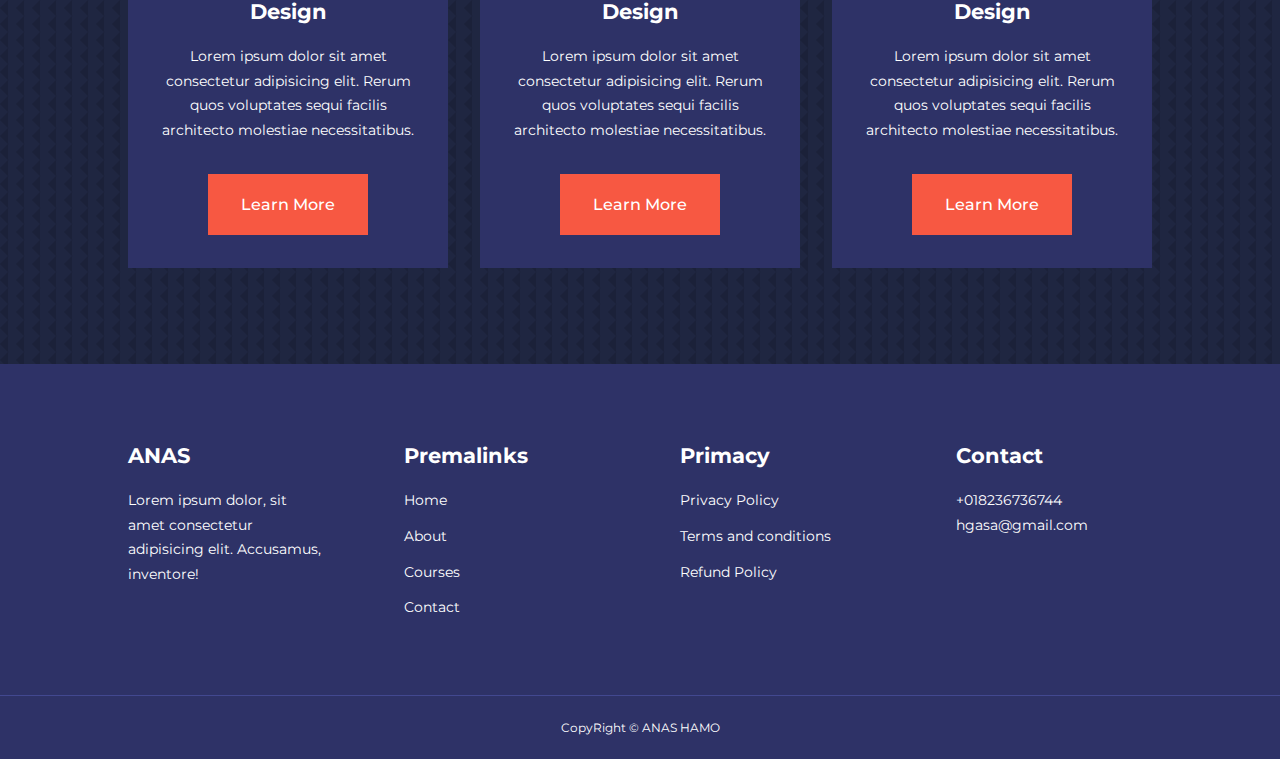
<file: courses.html>
<!DOCTYPE html>
<html lang="en">

<head>
    <meta charset="UTF-8">
    <meta http-equiv="X-UA-Compatible" content="IE=edge">
    <meta name="viewport" content="width=device-width, initial-scale=1.0">
    <title>Document</title>
    <!-- icons -->
    <link rel="stylesheet" href="https://unicons.iconscout.com/release/v2.1.6/css/unicons.css">
    <!-- googel font -->
    <link rel="preconnect" href="https://fonts.googleapis.com">
    <link rel="preconnect" href="https://fonts.gstatic.com" crossorigin>
    <link href="https://fonts.googleapis.com/css2?family=Cairo:wght@300;400;700&family=Montserrat:wght@300;400;500;600;800;900&display=swap" rel="stylesheet">
    <link rel="stylesheet" href="./css/style.css">
    <style>
        body {
            background-image: url("./images/bg-texture.png");
        }
        
        .courses {
            margin-top: 2rem;
        }
    </style>
</head>

<body>
    <nav>
        <div class="container nav-container">
            <a href="index.html">
                <h4>ANAS</h4>
            </a>
            <ul class="nav-menu">
                <li>
                    <a href="index.html">Home</a>
                </li>
                <li>
                    <a href="about.html">About</a>
                </li>
                <li>
                    <a href="courses.html">Courses</a>
                </li>
                <li>
                    <a href="contact.html">Contact</a>
                </li>
            </ul>
            <button id="open-menu-btn"><i class="uil uil-bars"></i></button>
            <button id="close-menu-btn"><i class="uil uil-multiply"></i></button>
        </div>
    </nav>




    <section class="courses">

        <div class="container courses-container">
            <article class="course">
                <div class="course-img">
                    <img src="./images/course1.jpg" alt="course1">
                </div>
                <div class="course-info">
                    <h4>Responsive Social Media Website UI Design</h4>
                    <p>Lorem ipsum dolor sit amet consectetur adipisicing elit. Rerum quos voluptates sequi facilis architecto molestiae necessitatibus.</p>
                    <a href="courses.html" class="btn btn-primary">Learn More</a>
                </div>
            </article>
            <article class="course">
                <div class="course-img">
                    <img src="./images/course2.jpg" alt="course1">
                </div>
                <div class="course-info">
                    <h4>Responsive Social Media Website UI Design</h4>
                    <p>Lorem ipsum dolor sit amet consectetur adipisicing elit. Rerum quos voluptates sequi facilis architecto molestiae necessitatibus.</p>
                    <a href="courses.html" class="btn btn-primary">Learn More</a>
                </div>
            </article>
            <article class="course">
                <div class="course-img">
                    <img src="./images/course3.jpg" alt="course1">
                </div>
                <div class="course-info">
                    <h4>Responsive Social Media Website UI Design</h4>
                    <p>Lorem ipsum dolor sit amet consectetur adipisicing elit. Rerum quos voluptates sequi facilis architecto molestiae necessitatibus.</p>
                    <a href="courses.html" class="btn btn-primary">Learn More</a>
                </div>
            </article>
            <article class="course">
                <div class="course-img">
                    <img src="./images/course4.jpg" alt="course1">
                </div>
                <div class="course-info">
                    <h4>Responsive Social Media Website UI Design</h4>
                    <p>Lorem ipsum dolor sit amet consectetur adipisicing elit. Rerum quos voluptates sequi facilis architecto molestiae necessitatibus.</p>
                    <a href="courses.html" class="btn btn-primary">Learn More</a>
                </div>
            </article>
            <article class="course">
                <div class="course-img">
                    <img src="./images/course5.jpg" alt="course1">
                </div>
                <div class="course-info">
                    <h4>Responsive Social Media Website UI Design</h4>
                    <p>Lorem ipsum dolor sit amet consectetur adipisicing elit. Rerum quos voluptates sequi facilis architecto molestiae necessitatibus.</p>
                    <a href="courses.html" class="btn btn-primary">Learn More</a>
                </div>
            </article>
            <article class="course">
                <div class="course-img">
                    <img src="./images/course6.jpg" alt="course1">
                </div>
                <div class="course-info">
                    <h4>Responsive Social Media Website UI Design</h4>
                    <p>Lorem ipsum dolor sit amet consectetur adipisicing elit. Rerum quos voluptates sequi facilis architecto molestiae necessitatibus.</p>
                    <a href="courses.html" class="btn btn-primary">Learn More</a>
                </div>
            </article>
            <article class="course">
                <div class="course-img">
                    <img src="./images/course7.jpg" alt="course1">
                </div>
                <div class="course-info">
                    <h4>Responsive Social Media Website UI Design</h4>
                    <p>Lorem ipsum dolor sit amet consectetur adipisicing elit. Rerum quos voluptates sequi facilis architecto molestiae necessitatibus.</p>
                    <a href="courses.html" class="btn btn-primary">Learn More</a>
                </div>
            </article>
            <article class="course">
                <div class="course-img">
                    <img src="./images/course8.jpg" alt="course1">
                </div>
                <div class="course-info">
                    <h4>Responsive Social Media Website UI Design</h4>
                    <p>Lorem ipsum dolor sit amet consectetur adipisicing elit. Rerum quos voluptates sequi facilis architecto molestiae necessitatibus.</p>
                    <a href="courses.html" class="btn btn-primary">Learn More</a>
                </div>
            </article>
            <article class="course">
                <div class="course-img">
                    <img src="./images/course9.jpg" alt="course1">
                </div>
                <div class="course-info">
                    <h4>Responsive Social Media Website UI Design</h4>
                    <p>Lorem ipsum dolor sit amet consectetur adipisicing elit. Rerum quos voluptates sequi facilis architecto molestiae necessitatibus.</p>
                    <a href="courses.html" class="btn btn-primary">Learn More</a>
                </div>
            </article>
            <article class="course">
                <div class="course-img">
                    <img src="./images/course10.jpg" alt="course1">
                </div>
                <div class="course-info">
                    <h4>Responsive Social Media Website UI Design</h4>
                    <p>Lorem ipsum dolor sit amet consectetur adipisicing elit. Rerum quos voluptates sequi facilis architecto molestiae necessitatibus.</p>
                    <a href="courses.html" class="btn btn-primary">Learn More</a>
                </div>
            </article>
            <article class="course">
                <div class="course-img">
                    <img src="./images/course11.jpg" alt="course1">
                </div>
                <div class="course-info">
                    <h4>Responsive Social Media Website UI Design</h4>
                    <p>Lorem ipsum dolor sit amet consectetur adipisicing elit. Rerum quos voluptates sequi facilis architecto molestiae necessitatibus.</p>
                    <a href="courses.html" class="btn btn-primary">Learn More</a>
                </div>
            </article>
            <article class="course">
                <div class="course-img">
                    <img src="./images/course12.jpg" alt="course1">
                </div>
                <div class="course-info">
                    <h4>Responsive Social Media Website UI Design</h4>
                    <p>Lorem ipsum dolor sit amet consectetur adipisicing elit. Rerum quos voluptates sequi facilis architecto molestiae necessitatibus.</p>
                    <a href="courses.html" class="btn btn-primary">Learn More</a>
                </div>
            </article>
            <article class="course">
                <div class="course-img">
                    <img src="./images/course13.jpg" alt="course1">
                </div>
                <div class="course-info">
                    <h4>Responsive Social Media Website UI Design</h4>
                    <p>Lorem ipsum dolor sit amet consectetur adipisicing elit. Rerum quos voluptates sequi facilis architecto molestiae necessitatibus.</p>
                    <a href="courses.html" class="btn btn-primary">Learn More</a>
                </div>
            </article>
            <article class="course">
                <div class="course-img">
                    <img src="./images/course14.jpg" alt="course1">
                </div>
                <div class="course-info">
                    <h4>Responsive Social Media Website UI Design</h4>
                    <p>Lorem ipsum dolor sit amet consectetur adipisicing elit. Rerum quos voluptates sequi facilis architecto molestiae necessitatibus.</p>
                    <a href="courses.html" class="btn btn-primary">Learn More</a>
                </div>
            </article>
            <article class="course">
                <div class="course-img">
                    <img src="./images/course15.jpg" alt="course1">
                </div>
                <div class="course-info">
                    <h4>Responsive Social Media Website UI Design</h4>
                    <p>Lorem ipsum dolor sit amet consectetur adipisicing elit. Rerum quos voluptates sequi facilis architecto molestiae necessitatibus.</p>
                    <a href="courses.html" class="btn btn-primary">Learn More</a>
                </div>
            </article>
            <article class="course">
                <div class="course-img">
                    <img src="./images/course16.jpg" alt="course1">
                </div>
                <div class="course-info">
                    <h4>Responsive Social Media Website UI Design</h4>
                    <p>Lorem ipsum dolor sit amet consectetur adipisicing elit. Rerum quos voluptates sequi facilis architecto molestiae necessitatibus.</p>
                    <a href="courses.html" class="btn btn-primary">Learn More</a>
                </div>
            </article>
            <article class="course">
                <div class="course-img">
                    <img src="./images/course17.jpg" alt="course1">
                </div>
                <div class="course-info">
                    <h4>Responsive Social Media Website UI Design</h4>
                    <p>Lorem ipsum dolor sit amet consectetur adipisicing elit. Rerum quos voluptates sequi facilis architecto molestiae necessitatibus.</p>
                    <a href="courses.html" class="btn btn-primary">Learn More</a>
                </div>
            </article>
            <article class="course">
                <div class="course-img">
                    <img src="./images/course18.jpg" alt="course1">
                </div>
                <div class="course-info">
                    <h4>Responsive Social Media Website UI Design</h4>
                    <p>Lorem ipsum dolor sit amet consectetur adipisicing elit. Rerum quos voluptates sequi facilis architecto molestiae necessitatibus.</p>
                    <a href="courses.html" class="btn btn-primary">Learn More</a>
                </div>
            </article>
        </div>
    </section>

    <footer class="footer">
        <div class="container footer-container">
            <div class="footer1">
                <a href="index.html" class="footer-logo">
                    <h4>ANAS</h4>
                </a>
                <p>Lorem ipsum dolor, sit amet consectetur adipisicing elit. Accusamus, inventore!</p>
            </div>
            <div class="footer2">
                <h4>Premalinks</h4>
                <ul class="premalinks">
                    <li>
                        <a href="index.html">Home</a>
                    </li>
                    <li>
                        <a href="about.html">About</a>
                    </li>
                    <li>
                        <a href="courses.html">Courses</a>
                    </li>
                    <li>
                        <a href="contact.html">Contact</a>
                    </li>
                </ul>
            </div>
            <div class="footer3">
                <h4>Primacy</h4>
                <ul class="primacy">
                    <li>
                        <a href="#">Privacy Policy</a>
                    </li>
                    <li>
                        <a href="#">Terms and conditions</a>
                    </li>
                    <li>
                        <a href="#">Refund Policy</a>
                    </li>
                </ul>
            </div>
            <div class="footer4">
                <h4>Contact</h4>
                <div>
                    <p>+018236736744</p>
                    <p>hgasa@gmail.com</p>
                </div>
                <ul class="footer-sociial">
                    <li>
                        <a href="#"><i class="uil uil-facebook-f"></i></a>
                    </li>
                    <li>
                        <a href="#"><i class="uil uil-instagram-alt"></i></a>
                    </li>
                    <li>
                        <a href="#"><i class="uil uil-twitter"></i></a>
                    </li>
                    <li>
                        <a href="#"><i class="uil uil-linkedin-alt"></i></a>
                    </li>
                </ul>
            </div>
        </div>
        <div class="footer-copy">
            <small>CopyRight &copy; ANAS HAMO</small>
        </div>
    </footer>




    <script src="./main.js"></script>

</body>

</html>
</file>
<file: css/style.css>
* {
    margin: 0;
    padding: 0;
    box-sizing: border-box;
    outline: none;
    border: none;
    text-decoration: none;
    list-style: none;
}

:root {
    --color-primary: #6c63ff;
    --color-success: #00bf8e;
    --color-warning: #f7c94b;
    --color-danger: #f75842;
    --color-danger-variant: rgba(247, 88, 66, 0.4);
    --color-white: #fff;
    --color-black: #000;
    --color-bg: #1f2641;
    --color-bg1: #2e3267;
    --color-bg2: #424890;
    --container-width-lg: 80%;
    --container-width-md: 90%;
    --container-width-sm: 94%;
    --transtion: all 400ms ease;
}

body {
    font-family: 'Montserrat', sans-serif;
    line-height: 1.7;
    color: var(--color-white);
    background: var(--color-bg);
}

.container {
    width: var(--container-width-lg);
    margin: 0 auto;
}

section {
    padding: 6rem 0;
}

section h2 {
    text-align: center;
    margin-bottom: 4rem;
}

h1,
h2,
h3,
h4,
h5 {
    line-height: 1.2;
}

h1 {
    font-size: 2.4rem;
}

h2 {
    font-size: 2rem;
}

h3 {
    font-size: 1.6rem;
}

h4 {
    font-size: 1.3rem;
}

a {
    color: var(--color-white);
}

img {
    width: 100%;
    display: block;
    object-fit: cover;
}

.btn {
    display: inline-block;
    background: var(--color-white);
    color: var(--color-black);
    padding: 1rem 2rem;
    border: 1px solid transparent;
    font-weight: 500;
    transition: var(--transtion);
}

.btn:hover {
    background: transparent;
    color: var(--color-white);
    border-color: var(--color-white);
}

.btn-primary {
    background: var(--color-danger);
    color: var(--color-white);
}


/* ===================== */

nav {
    background: transparent;
    width: 100vw;
    height: 5rem;
    position: fixed;
    top: 0;
    z-index: 11;
}

.windo-scroll {
    background: var(--color-primary);
    box-shadow: 0 1rem 2rem rgba(0, 0, 0, 0.3);
}

.nav-container {
    height: 100%;
    display: flex;
    justify-content: space-between;
    align-items: center;
}

nav button {
    display: none;
}

.nav-menu {
    display: flex;
    align-items: center;
    gap: 4rem;
}

.nav-menu a {
    font-size: 0.9rem;
    transition: var(--transtion);
}

.nav-menu a:hover {
    color: var(--color-bg2);
}


/* ========== nav end ========== */

header {
    position: relative;
    top: 5rem;
    overflow: hidden;
    height: 70vh;
    margin-bottom: 5rem;
}

.header-container {
    display: grid;
    grid-template-columns: 1fr 1fr;
    align-items: center;
    gap: 5rem;
    height: 100%;
}

.header-left p {
    margin: 1rem 0 2.4rem;
}


/* ======================= */

.categories {
    background: var(--color-bg1);
    height: 32rem;
}

.catgories h1 {
    line-height: 1;
    margin-bottom: 3rem;
}

.categories-container {
    display: grid;
    grid-template-columns: 40% 60%;
    gap: 4rem;
}

.categories-left {
    margin-right: 4rem;
}

.categories-left p {
    margin: 1rem 0 3rem;
}

.categories-right {
    display: grid;
    grid-template-columns: repeat(3, 1fr);
    gap: 1.2rem;
}

.catgory {
    background: var(--color-bg2);
    padding: 2rem;
    border-radius: 2rem;
    transition: var(--transtion);
}

.catgory:hover {
    box-shadow: 0 3rem 3rem rgba(0, 0, 0, 0.3);
    z-index: 1;
}

.catgory:nth-child(2) .catgory-icon {
    background: var(--color-danger);
}

.catgory:nth-child(3) .catgory-icon {
    background: var(--color-success);
}

.catgory:nth-child(4) .catgory-icon {
    background: var(--color-warning);
}

.catgory:nth-child(5) .catgory-icon {
    background: var(--color-success);
}

.catgory-icon {
    background: var(--color-primary);
    padding: 0.7rem;
    border-radius: 0.9rem;
}

.catgory h5 {
    margin: 2rem 0 1rem;
}

.catgory p {
    font-size: 0.85rem;
}


/* ===================== */

.courses {
    margin-top: 10rem;
}

.courses-container {
    display: grid;
    grid-template-columns: repeat(3, 1fr);
    gap: 2rem;
}

.course {
    background: var(--color-bg1);
    text-align: center;
    border: 1px solid transparent;
    transition: var(--transtion);
}

.course:hover {
    background: transparent;
    border-color: var(--color-primary);
}

.course-info {
    padding: 2rem;
}

.course-info p {
    margin: 1.2rem 0 2rem;
    font-size: 00.9rem;
}


/* =================== */

.faqs {
    background: var(--color-bg1);
    box-shadow: inset 0 0 3rem rgba(0, 0, 0, 0.5);
}

.faqs-container {
    display: grid;
    grid-template-columns: 1fr 1fr;
    gap: 1rem;
}

.faq {
    padding: 2rem;
    display: flex;
    align-items: center;
    gap: 1.4rem;
    height: fit-content;
    background: var(--color-primary);
    cursor: pointer;
}

.faq h4 {
    font-size: 1rem;
    line-height: 2.2;
}

.faq-icon {
    align-self: flex-start;
    font-size: 1.2rem;
}

.faq p {
    margin-top: 0.8rem;
    display: none;
}

.faq.open p {
    display: block;
}


/* ============================== */

.testimonials-container {
    overflow: hidden;
    position: relative;
    margin-bottom: 5rem;
}

.testimonial {
    padding-top: 2rem;
}

.avatar {
    width: 6rem;
    height: 6rem;
    border-radius: 50%;
    overflow: hidden;
    margin: 0 auto 1rem;
    border: 1rem solid var(--color-bg1);
}

.testimonial-info {
    text-align: center;
}

.testimonial-body {
    background: var(--color-primary);
    padding: 2rem;
    margin-top: 3rem;
    position: relative;
}

.testimonial-body::before {
    content: '';
    display: block;
    width: 3rem;
    height: 3rem;
    background: linear-gradient(135deg, transparent, var(--color-primary), var(--color-primary), var(--color-primary));
    position: absolute;
    left: 50%;
    top: -1.5rem;
    transform: rotate(45deg);
}


/* ============================== */

footer {
    background: var(--color-bg1);
    padding-top: 5rem;
    font-size: 0.9rem;
}

.footer-container {
    display: grid;
    grid-template-columns: repeat(4, 1fr);
    gap: 5rem;
}

.footer-container>div h4 {
    margin-bottom: 1.2rem;
}

.footer1 p {
    margin: 0 0 2rem;
}

footer ul li {
    margin-bottom: 0.7rem;
}

footer ul li a:hover {
    text-decoration: underline;
}

.footer4 .footer-sociial {
    display: flex;
    gap: 1rem;
    font-size: 1.2rem;
    margin-top: 2rem;
}

.footer-copy {
    text-align: center;
    margin-top: 4rem;
    padding: 1.2rem 0;
    border-top: 1px solid var(--color-bg2);
}


/* ================ */

@media (max-width:1024px) {
    .container {
        width: var(--container-width-md);
    }
    h1 {
        font-size: 2.2rem;
    }
    h2 {
        font-size: 1.7rem;
    }
    h3 {
        font-size: 1.4rem;
    }
    h4 {
        font-size: 1.2rem;
    }
    /* ================ */
    nav button {
        display: inline-block;
        background: transparent;
        font-size: 1.8rem;
        color: var(--color-white);
        cursor: pointer;
    }
    nav button#close-menu-btn {
        display: none;
    }
    .nav-menu {
        position: fixed;
        top: 5rem;
        right: 5%;
        height: fit-content;
        width: 18rem;
        flex-direction: column;
        gap: 0;
        display: none;
    }
    .nav-menu li {
        width: 100%;
        height: 5.8rem;
        animation: aniatenav 400ms linear forwards;
        transform-origin: top right;
        opacity: 0;
    }
    .nav-menu li:nth-child(2) {
        animation-delay: 200ms;
    }
    .nav-menu li:nth-child(3) {
        animation-delay: 400ms;
    }
    .nav-menu li:nth-child(4) {
        animation-delay: 600ms;
    }
    @keyframes aniatenav {
        0% {
            transform: rotateZ(-90deg) rotateX(90deg) scale(0.1);
        }
        100% {
            transform: rotateZ(0) rotateX(0) scale(1);
            opacity: 1;
        }
    }
    .nav-menu li a {
        background: var(--color-primary);
        box-shadow: -4rem 6rem 10rem rgba(0, 0, 0, 0.6);
        width: 100%;
        height: 100%;
        display: grid;
        place-items: center;
    }
    .nav-menu li a:hover {
        background: var(--color-bg2);
        color: var(--color-white);
    }
    /* ====================== */
    header {
        height: 52vh;
        margin-bottom: 4rem;
    }
    .header-container {
        gap: 0;
        padding-bottom: 3rem;
    }
    /* ======================== */
    .categories {
        height: auto;
    }
    .categories-container {
        grid-template-columns: 1fr;
        gap: 3rem;
    }
    .categories-left {
        margin-right: 0;
    }
    /* ================== */
    .courses {
        margin-top: 0;
    }
    .courses-container {
        grid-template-columns: 1fr 1fr;
    }
    /* ============================ */
    .faqs-container {
        grid-template-columns: 1fr;
    }
    .faq {
        padding: 1.5rem;
    }
    /* ========================= */
    .footer-container {
        grid-template-columns: 1fr 1fr;
    }
}

@media(max-width:600px) {
    .container {
        width: var(--container-width-sm);
    }
    /* ========================= */
    .nav-menu {
        right: 3%;
    }
    /* ============== */
    header {
        height: 100vh;
    }
    .header-container {
        grid-template-columns: 1fr;
        text-align: center;
        margin-top: 0;
    }
    .header-left {
        margin-bottom: 1.3rem;
    }
    /* ====================== */
    .categories-right {
        grid-template-columns: 1fr 1fr;
        gap: 0.7rem;
    }
    .catgory {
        padding: 1rem;
        border-radius: 1rem;
    }
    .catgory-icon {
        margin-top: 4px;
        display: inline-block;
    }
    /* ================== */
    .courses-container {
        grid-template-columns: 1fr;
    }
    /* ===================== */
    .testimonial-body {
        padding: 1.2rem;
    }
    /* ====================== */
    .footer-container {
        grid-template-columns: 1fr;
        /* text-align: center; */
        gap: 2rem;
    }
    .footer1 p {
        margin: 1rem auto;
    }
    /* .footer-sociial {
        justify-content: center;
    } */
}
</file>
<file: css/about.css>
.about {
    margin-top: 3rem;
}

.about-container {
    display: grid;
    grid-template-columns: 40% 60%;
    gap: 5rem;
}

.about-right {
    margin: 1.6rem 0 2.5rem;
}

.about-right>p {
    margin: 3rem 0;
}

.cards {
    display: grid;
    grid-template-columns: repeat(3, 1fr);
    gap: 1.5rem;
    margin-top: 4rem;
}

.card {
    background: var(--color-bg1);
    padding: 1rem;
    border-radius: 1rem;
    text-align: center;
    transition: var(--transtion);
}

.card:hover {
    background: var(--color-bg2);
    box-shadow: 0 3rem 3rem rgba(0, 0, 0, 0.3);
}

.icon {
    background: var(--color-danger);
    padding: 0.6rem;
    border-radius: 1rem;
    display: inline-block;
    margin-bottom: 2rem;
    font-size: 2rem;
}

.card:nth-child(2) .icon {
    background: var(--color-success);
}

.card:nth-child(3) .icon {
    background: var(--color-primary);
}

.card p {
    margin-top: 1rem;
}


/* ======================== */

.team {
    background: var(--color-bg1);
    box-shadow: inset 0 0 3rem rgba(0, 0, 0, 0.5);
}

.team-container {
    display: grid;
    grid-template-columns: repeat(4, 1fr);
    gap: 2rem;
}

.team-member {
    background: var(--color-bg2);
    padding: 2rem;
    border: 1px solid transparent;
    transition: var(--transtion);
    position: relative;
    overflow: hidden;
}

.team-member:hover {
    background: transparent;
    border-color: var(--color-primary);
}

.team-member-img img {
    filter: saturate(0);
}

.team-member:hover img {
    filter: saturate(1);
}

.team-member-info * {
    text-align: center;
    margin-top: 1.4rem;
}

.team-member-info p {
    color: var(--color-white);
}

.team-member-socials {
    position: absolute;
    top: 50%;
    transform: translateY(-50%);
    right: -100%;
    display: flex;
    flex-direction: column;
    background: var(--color-primary);
    border-radius: 1rem 0 0 1rem;
    box-shadow: -2rem 0 2rem rgba(0, 0, 0, 0.3);
    transition: var(--transtion);
}

.team-member:hover .team-member-socials {
    right: 0;
}

.team-member-socials a {
    padding: 1rem;
}


/* ================================= */

@media(max-width:1024px) {
    .about {
        margin-top: 2rem;
    }
    .about-container {
        grid-template-columns: 1fr;
        gap: 4rem;
    }
    .about-left {
        width: 80%;
        margin: 0 auto;
    }
    .team-container {
        grid-template-columns: repeat(3, 1fr);
        gap: 1.5rem;
    }
    .team-member {
        padding: 1rem;
    }
}

@media(max-width:600px) {
    .cards {
        grid-template-columns: 1fr 1fr;
        gap: 0.7rem;
    }
    .team-container {
        grid-template-columns: 1fr 1fr;
        gap: 0.7rem;
    }
    .team-member {
        padding: 0;
    }
    .team-member p {
        margin-bottom: 1.5rem;
    }
}
</file>
<file: css/contact.css>
.contact-container {
    background: var(--color-bg1);
    padding: 4rem;
    display: grid;
    grid-template-columns: 40% 60%;
    gap: 4rem;
    height: 30rem;
    margin: 7rem auto;
    border-radius: 1rem;
}

.contact-aside {
    background: var(--color-primary);
    padding: 3rem;
    border-radius: 1rem;
    position: relative;
    bottom: 10rem;
}

.aside-img {
    width: 12rem;
    margin-bottom: 2em;
}

.contact-aside h2 {
    text-align: left;
    margin-bottom: 1rem;
}

.contact-aside p {
    font-size: 0.9rem;
    margin-bottom: 2rem;
}

.contact-details li {
    display: flex;
    gap: 1rem;
    align-items: center;
    margin-bottom: 1rem;
}

.contact-socials {
    display: flex;
    gap: 0.8rem;
    margin-top: 3rem;
}

.contact-socials a {
    background: var(--color-bg2);
    font-size: 0.9rem;
    padding: 0.5rem;
    border-radius: 50%;
    transition: var(--transtion);
}

.contact-socials a:hover {
    background: transparent;
}

.contact-form {
    display: flex;
    flex-direction: column;
    gap: 1.2rem;
    margin-right: 4rem;
}

.form-name {
    display: flex;
    gap: 1.2rem;
}

.contact-form input[type="text"] {
    width: 50%;
}

.contact-form input,
textarea {
    width: 100%;
    padding: 1rem;
    background: var(--color-bg);
    color: var(--color-white);
}

.contact-form .btn {
    width: max-content;
    cursor: pointer;
    margin-top: 1rem;
}

@media(max-width:1024px) {
    /* .contact {
        padding: ;
    } */
    .contact-container {
        gap: 1.5rem;
        margin-top: 3rem;
        height: auto;
        padding: 1.5rem;
    }
    .contact-aside {
        width: auto;
        padding: 1.5rem;
        bottom: 0;
    }
    .contact-form {
        align-self: center;
        margin-right: 1.5rem;
    }
}

@media(max-width:600px) {
    .contact-container {
        grid-template-columns: 1fr;
        gap: 3rem;
        margin-top: 0;
        padding: 0;
    }
    .contact-form {
        margin: 0 1.5rem 3rem;
    }
    .form-name {
        flex-direction: column;
    }
    .form-name input[type="text"] {
        width: 100%;
    }
}
</file>
